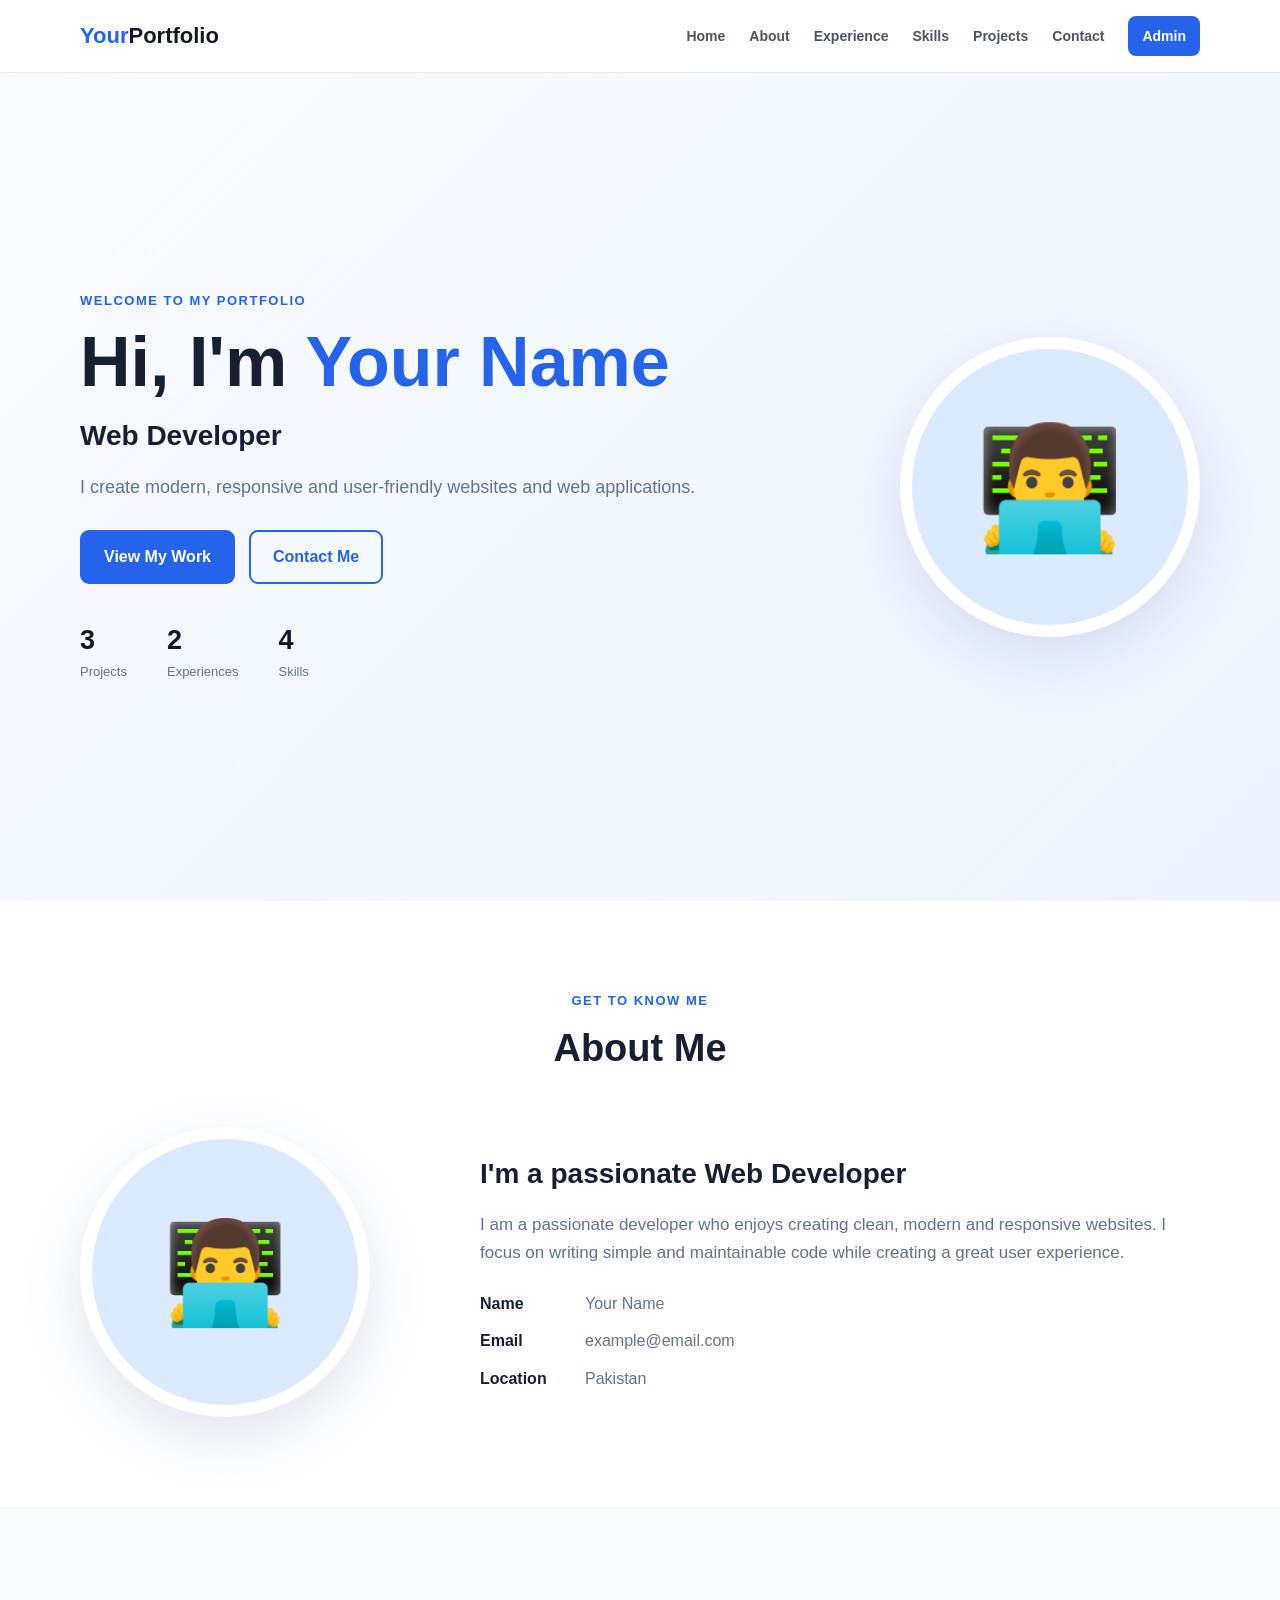
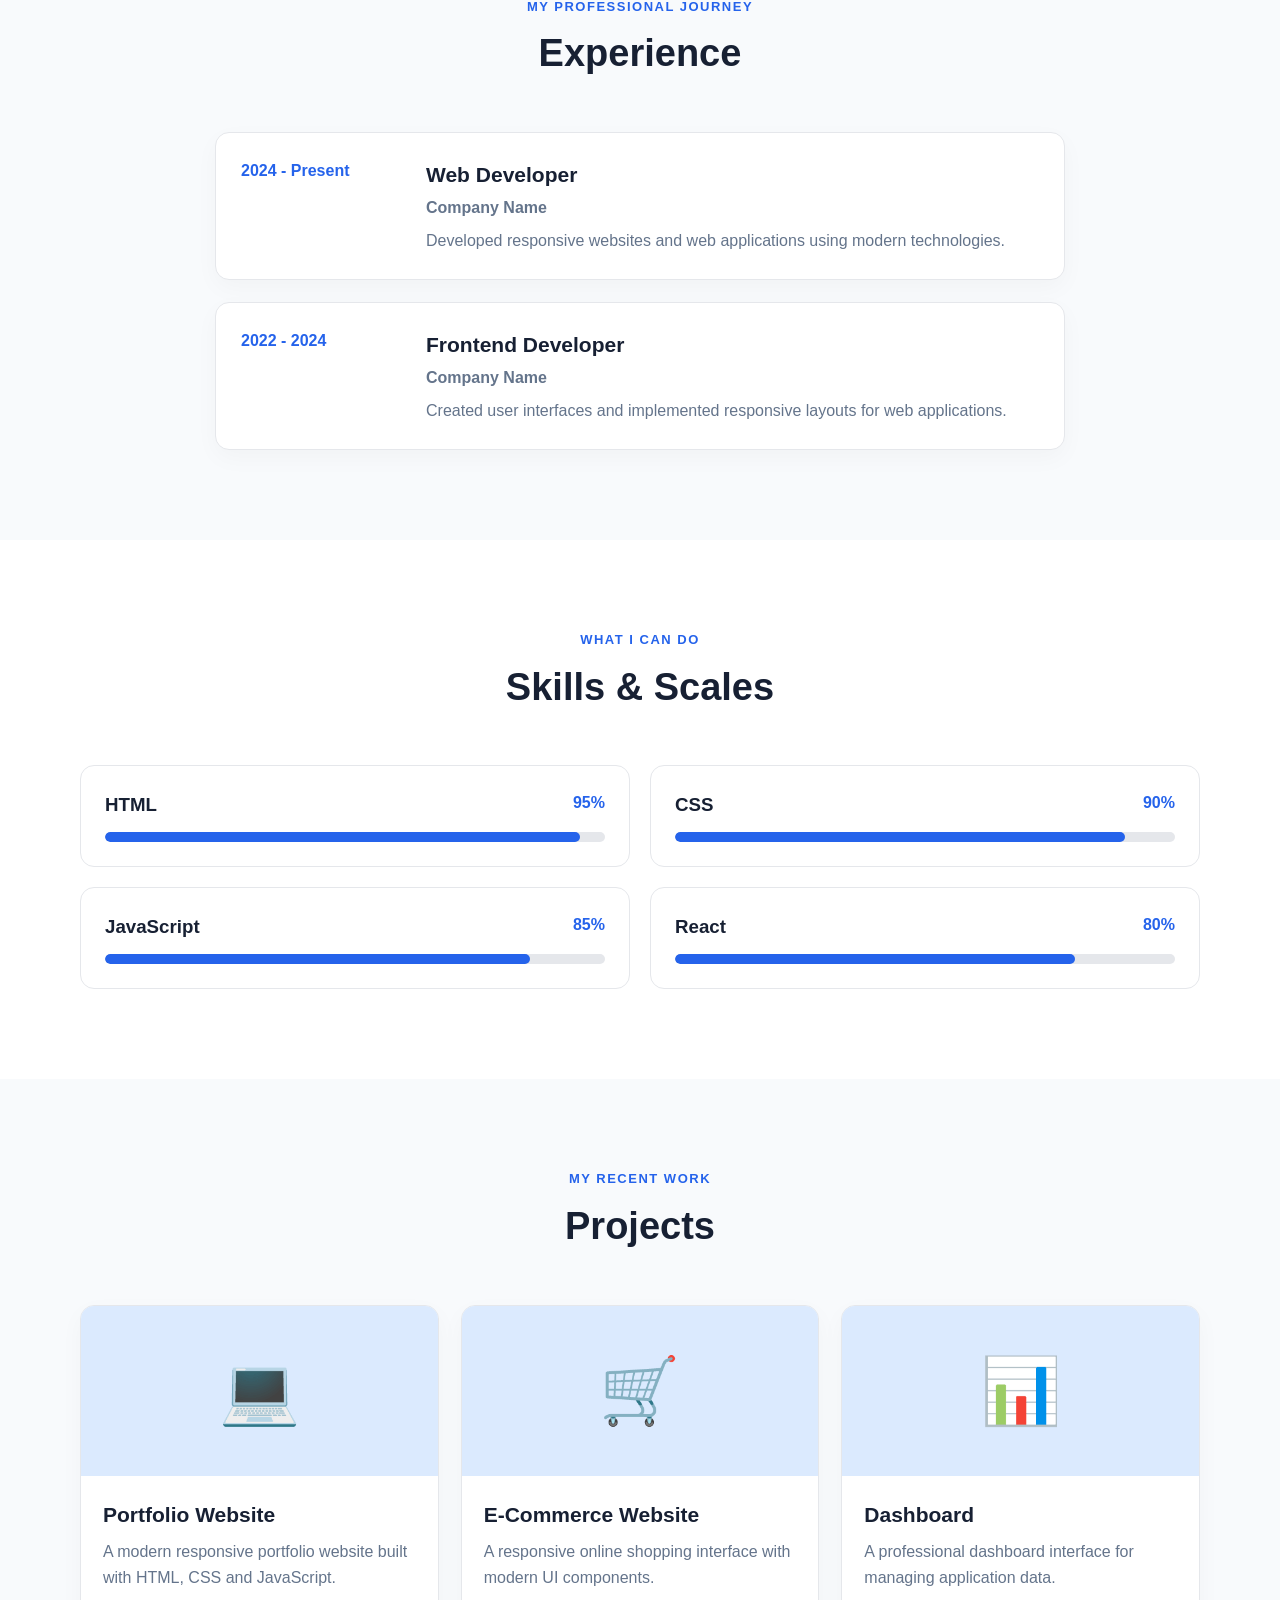
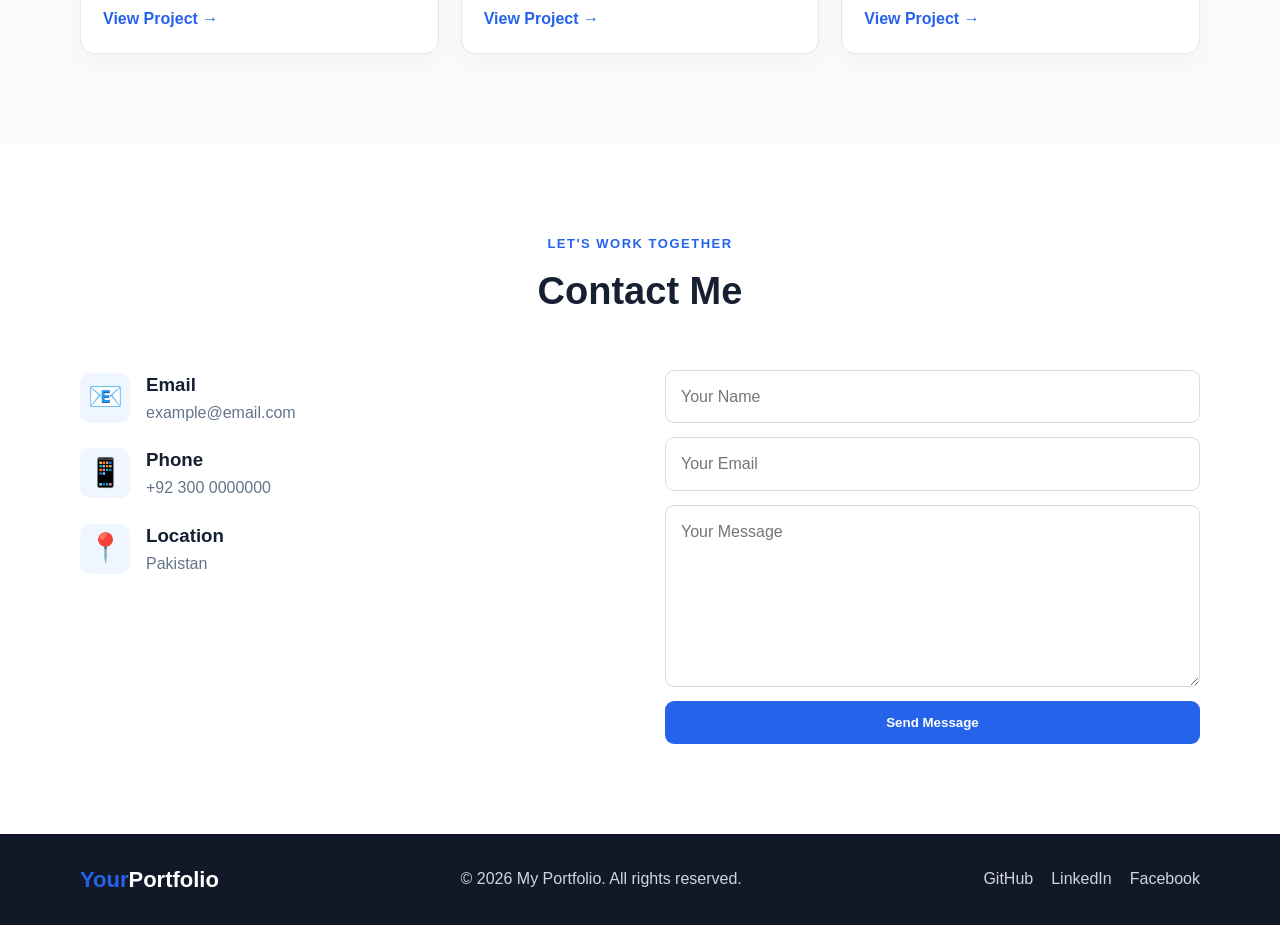
<file: index.html>
<!DOCTYPE html>
<html lang="en">
<head>
  <meta charset="UTF-8">
  <meta name="viewport" content="width=device-width, initial-scale=1.0">
  <title>My Portfolio</title>
  <link rel="stylesheet" href="css/style.css">
</head>
<body>
<header class="header">
  <div class="container nav-container">
    <a href="#home" class="logo"><span id="nav-name">My</span><b>Portfolio</b></a>
    <button id="menu-btn" class="menu-btn" aria-label="Open menu">☰</button>
    <nav id="navbar" class="navbar">
      <a href="#home">Home</a><a href="#about">About</a><a href="#experience">Experience</a>
      <a href="#skills">Skills</a><a href="#projects">Projects</a><a href="#contact">Contact</a>
      <a href="admin.html" class="admin-link">Admin</a>
    </nav>
  </div>
</header>

<main>
<section id="home" class="hero">
  <div class="container hero-container">
    <div class="hero-content">
      <p class="eyebrow">WELCOME TO MY PORTFOLIO</p>
      <h1>Hi, I'm <span id="hero-name">M Umar</span></h1>
      <h2 id="hero-title">Web Developer</h2>
      <p id="hero-description">I create modern, responsive and user-friendly websites and web applications.</p>
      <div class="hero-buttons">
        <a href="#projects" class="btn primary-btn">View My Work</a>
        <a href="#contact" class="btn secondary-btn">Contact Me</a>
      </div>
      <div class="stats">
        <div><strong id="project-count">0</strong><span>Projects</span></div>
        <div><strong id="experience-count">0</strong><span>Experiences</span></div>
        <div><strong id="skill-count">0</strong><span>Skills</span></div>
      </div>
    </div>
    <div class="hero-image"><div class="profile-circle">👨‍💻</div></div>
  </div>
</section>

<section id="about" class="section">
  <div class="container">
    <div class="section-heading"><p>GET TO KNOW ME</p><h2>About Me</h2></div>
    <div class="about-container">
      <div class="about-image"><div class="about-placeholder">👨‍💻</div></div>
      <div class="about-content">
        <h3 id="about-heading">I'm a passionate Web Developer</h3>
        <p id="about-text"></p>
        <div class="about-info">
          <div><strong>Name</strong><span id="about-name"></span></div>
          <div><strong>Email</strong><span id="about-email"></span></div>
          <div><strong>Location</strong><span id="about-location"></span></div>
        </div>
      </div>
    </div>
  </div>
</section>

<section id="experience" class="section section-alt">
  <div class="container">
    <div class="section-heading"><p>MY PROFESSIONAL JOURNEY</p><h2>Experience</h2></div>
    <div id="experience-container" class="timeline"></div>
  </div>
</section>

<section id="skills" class="section">
  <div class="container">
    <div class="section-heading"><p>WHAT I CAN DO</p><h2>Skills & Scales</h2></div>
    <div id="skills-container" class="skills-grid"></div>
  </div>
</section>

<section id="projects" class="section section-alt">
  <div class="container">
    <div class="section-heading"><p>MY RECENT WORK</p><h2>Projects</h2></div>
    <div id="projects-container" class="projects-grid"></div>
  </div>
</section>

<section id="contact" class="section">
  <div class="container">
    <div class="section-heading"><p>LET'S WORK TOGETHER</p><h2>Contact Me</h2></div>
    <div class="contact-container">
      <div class="contact-info">
        <div class="contact-item"><span>📧</span><div><h3>Email</h3><p id="contact-email"></p></div></div>
        <div class="contact-item"><span>📱</span><div><h3>Phone</h3><p id="contact-phone"></p></div></div>
        <div class="contact-item"><span>📍</span><div><h3>Location</h3><p id="contact-location"></p></div></div>
      </div>
      <form id="contact-form" class="contact-form">
        <input id="contact-name-input" type="text" placeholder="Your Name" required>
        <input id="contact-email-input" type="email" placeholder="Your Email" required>
        <textarea id="contact-message" rows="6" placeholder="Your Message" required></textarea>
        <button class="btn primary-btn" type="submit">Send Message</button>
      </form>
    </div>
  </div>
</section>
</main>

<footer class="footer">
  <div class="container footer-container">
    <div class="footer-logo"><span id="footer-name">My</span><b>Portfolio</b></div>
    <p>© <span id="current-year"></span> My Portfolio. All rights reserved.</p>
    <div class="social-links"><a id="github-link" href="#" target="_blank">GitHub</a><a id="linkedin-link" href="#" target="_blank">LinkedIn</a><a id="facebook-link" href="#" target="_blank">Facebook</a></div>
  </div>
</footer>
<script src="js/script.js"></script>
</body>
</html>
</file>
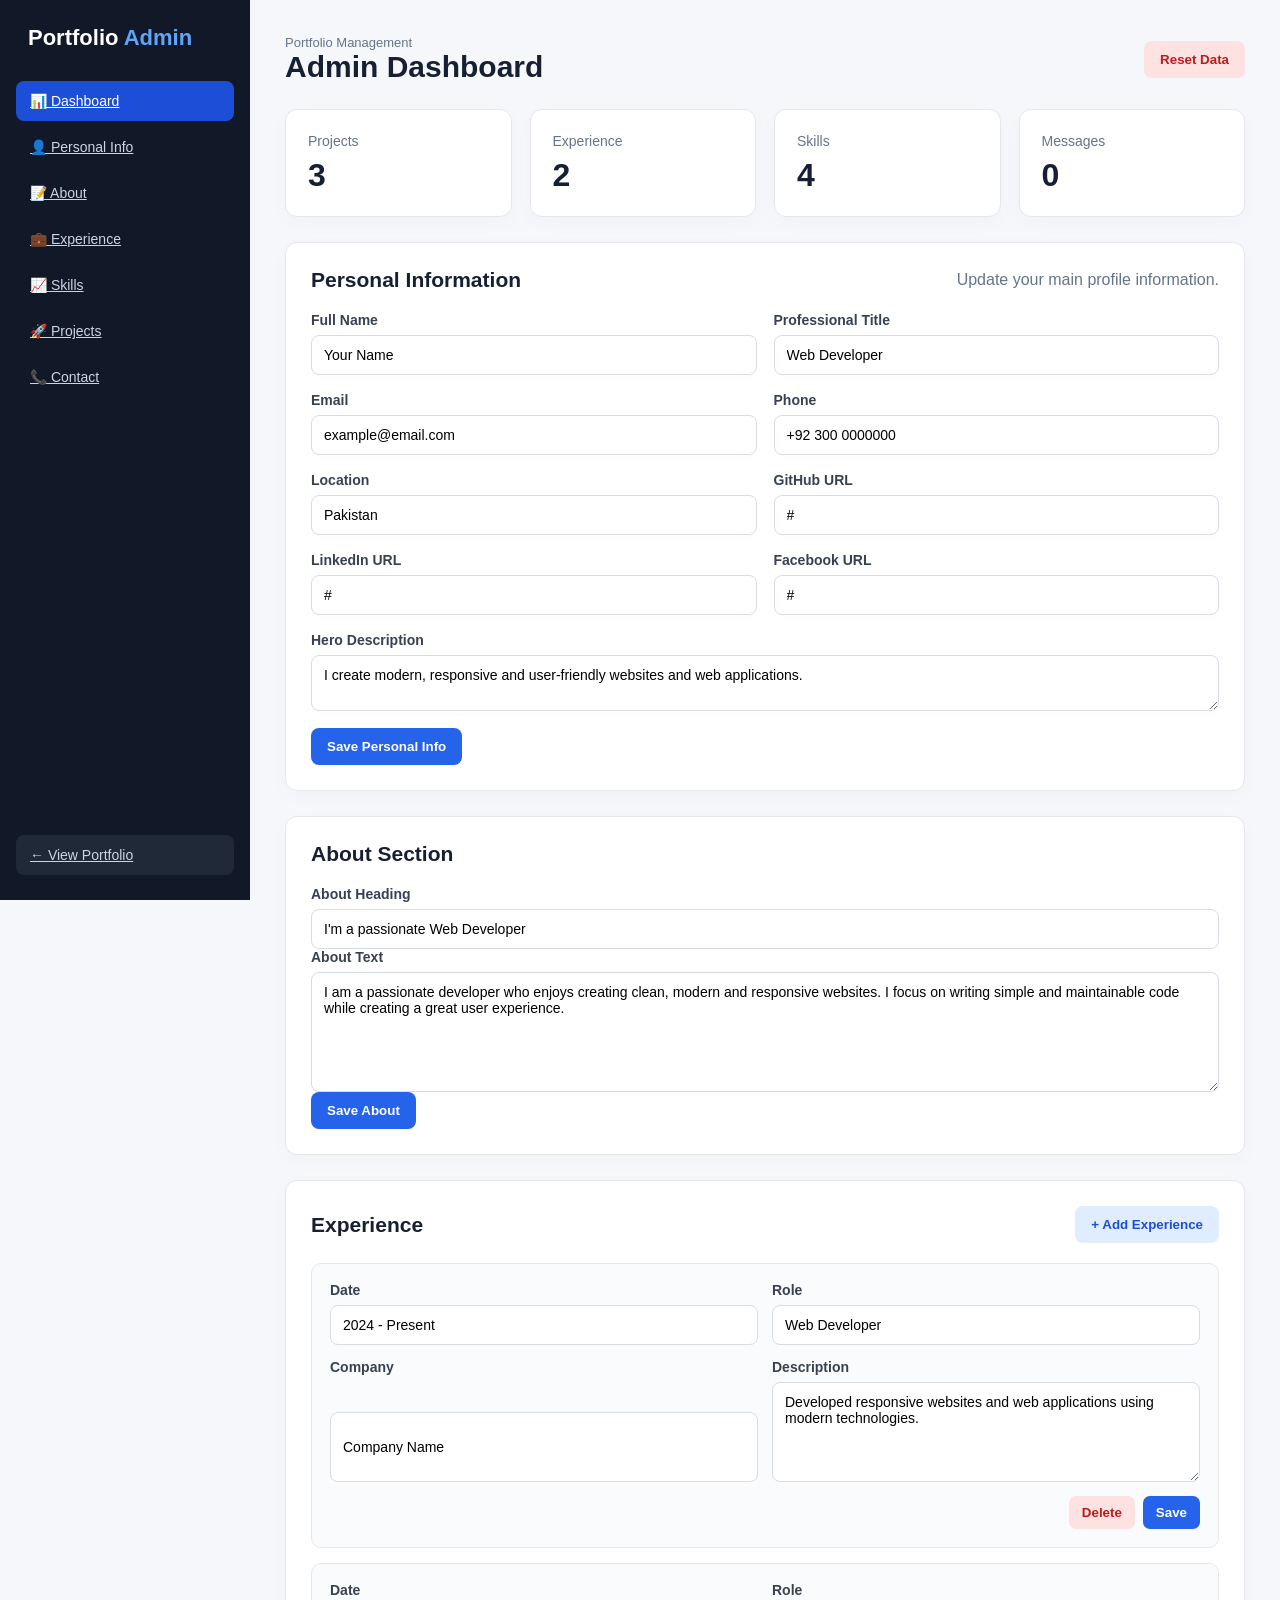
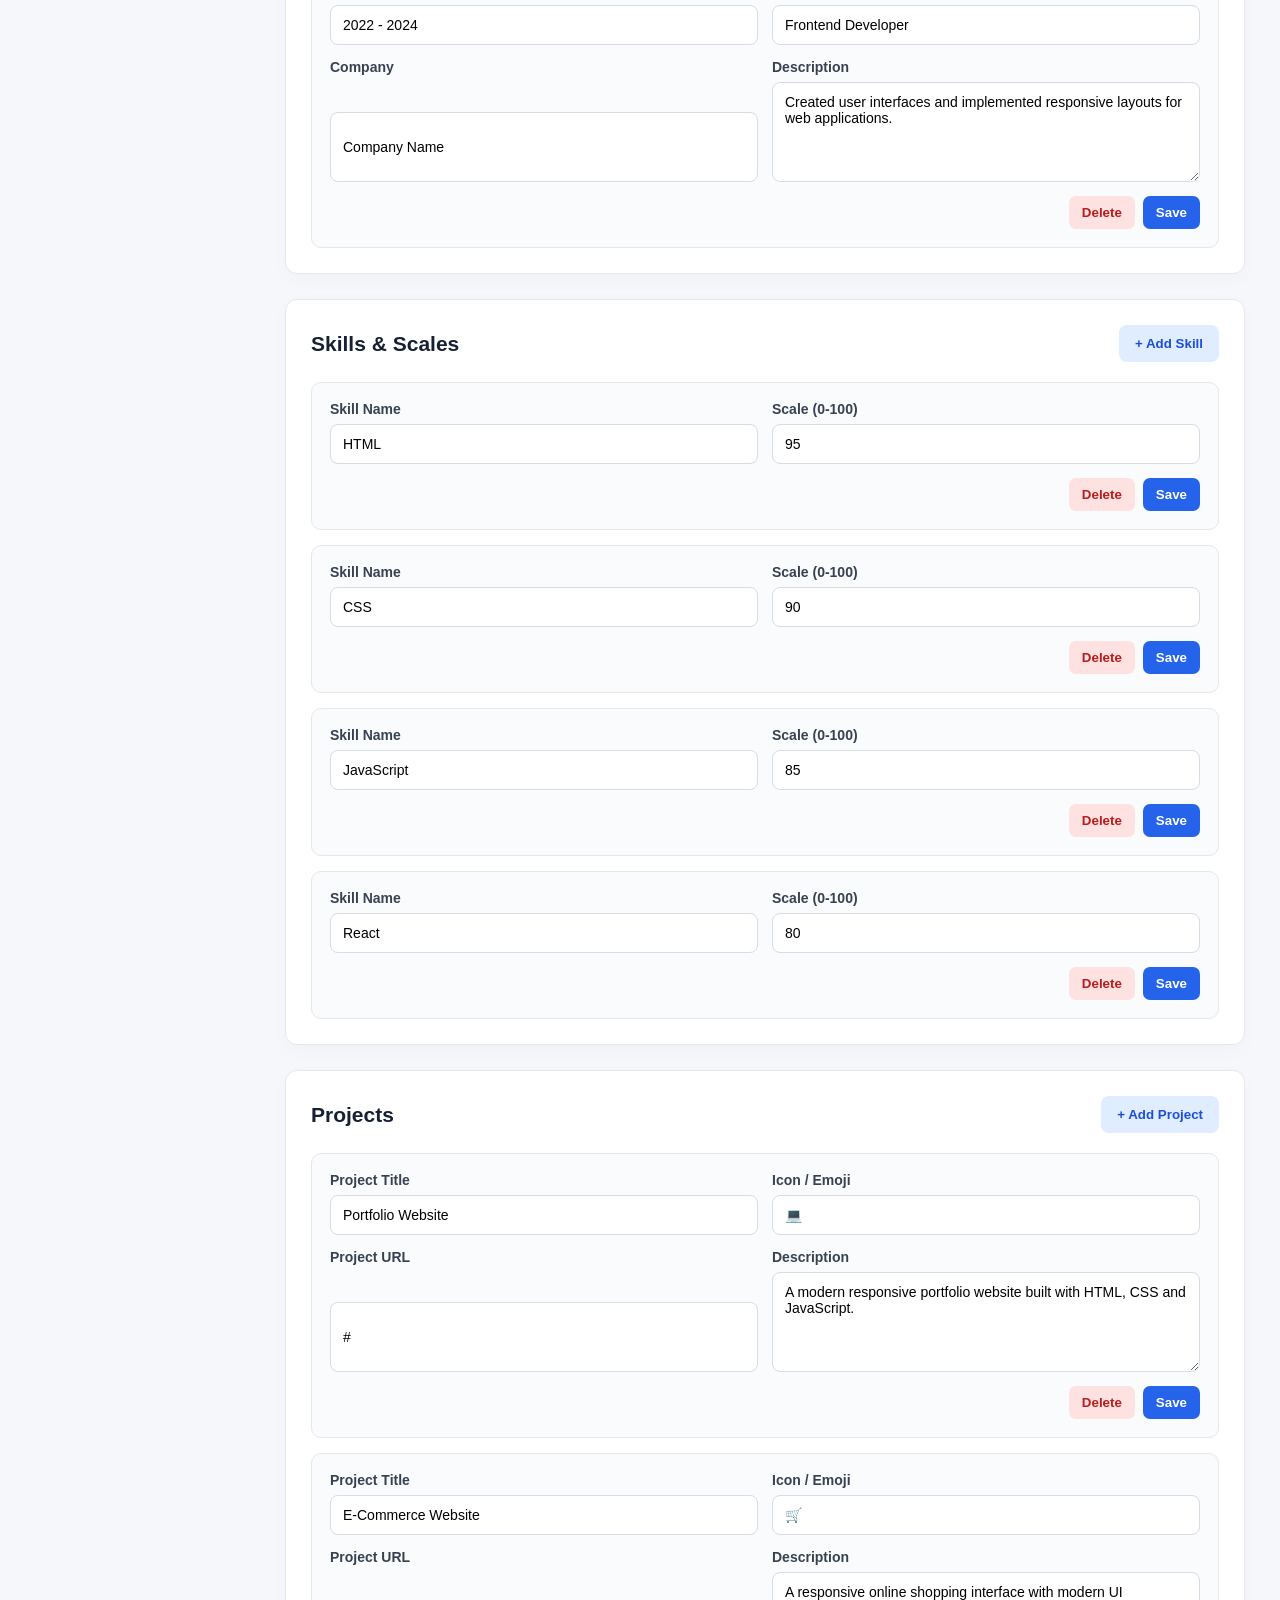
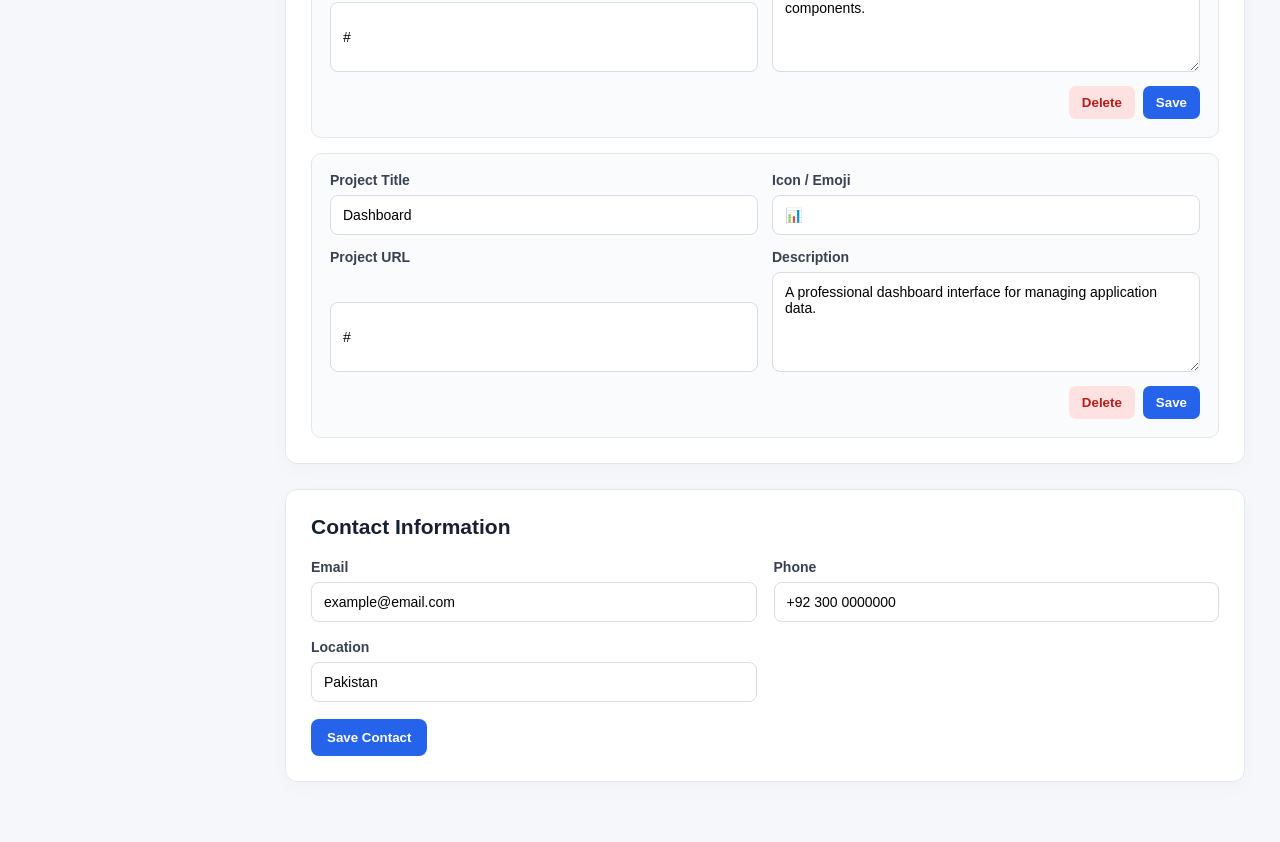
<file: admin.html>
<!DOCTYPE html>
<html lang="en">
<head>
  <meta charset="UTF-8">
  <meta name="viewport" content="width=device-width, initial-scale=1.0">
  <title>Portfolio Admin Dashboard</title>
  <link rel="stylesheet" href="css/admin.css">
</head>
<body>
<div class="admin-layout">
  <aside class="sidebar">
    <div class="brand">Portfolio <span>Admin</span></div>
    <nav>
      <a class="active" href="#dashboard">📊 Dashboard</a>
      <a href="#personal">👤 Personal Info</a>
      <a href="#about-editor">📝 About</a>
      <a href="#experience-editor">💼 Experience</a>
      <a href="#skills-editor">📈 Skills</a>
      <a href="#projects-editor">🚀 Projects</a>
      <a href="#contact-editor">📞 Contact</a>
    </nav>
    <a class="view-site" href="index.html">← View Portfolio</a>
  </aside>

  <main class="admin-main">
    <div class="topbar"><div><p>Portfolio Management</p><h1>Admin Dashboard</h1></div><button id="reset-data" class="danger-btn">Reset Data</button></div>

    <section id="dashboard" class="dashboard-section">
      <div class="cards">
        <div class="card"><span>Projects</span><strong id="dash-projects">0</strong></div>
        <div class="card"><span>Experience</span><strong id="dash-experience">0</strong></div>
        <div class="card"><span>Skills</span><strong id="dash-skills">0</strong></div>
        <div class="card"><span>Messages</span><strong id="dash-messages">0</strong></div>
      </div>
    </section>

    <section id="personal" class="panel">
      <div class="panel-title"><h2>Personal Information</h2><p>Update your main profile information.</p></div>
      <form id="personal-form" class="form-grid">
        <label>Full Name<input id="name" required></label>
        <label>Professional Title<input id="title" required></label>
        <label>Email<input id="email" type="email" required></label>
        <label>Phone<input id="phone"></label>
        <label>Location<input id="location"></label>
        <label>GitHub URL<input id="github"></label>
        <label>LinkedIn URL<input id="linkedin"></label>
        <label>Facebook URL<input id="facebook"></label>
        <label class="full">Hero Description<textarea id="description" required></textarea></label>
        <div class="full"><button class="save-btn" type="submit">Save Personal Info</button></div>
      </form>
    </section>

    <section id="about-editor" class="panel">
      <div class="panel-title"><h2>About Section</h2></div>
      <form id="about-form">
        <label>About Heading<input id="about-heading-input" required></label>
        <label>About Text<textarea id="about-text-input" rows="6" required></textarea></label>
        <button class="save-btn" type="submit">Save About</button>
      </form>
    </section>

    <section id="experience-editor" class="panel">
      <div class="panel-title"><h2>Experience</h2><button id="add-experience" class="add-btn">+ Add Experience</button></div>
      <div id="experience-list" class="editor-list"></div>
    </section>

    <section id="skills-editor" class="panel">
      <div class="panel-title"><h2>Skills & Scales</h2><button id="add-skill" class="add-btn">+ Add Skill</button></div>
      <div id="skills-list" class="editor-list"></div>
    </section>

    <section id="projects-editor" class="panel">
      <div class="panel-title"><h2>Projects</h2><button id="add-project" class="add-btn">+ Add Project</button></div>
      <div id="projects-list" class="editor-list"></div>
    </section>

    <section id="contact-editor" class="panel">
      <div class="panel-title"><h2>Contact Information</h2></div>
      <form id="contact-form-admin" class="form-grid">
        <label>Email<input id="contact-email-admin" type="email" required></label>
        <label>Phone<input id="contact-phone-admin"></label>
        <label>Location<input id="contact-location-admin"></label>
        <div class="full"><button class="save-btn" type="submit">Save Contact</button></div>
      </form>
    </section>
  </main>
</div>
<div id="toast" class="toast">Saved successfully!</div>
<script src="js/admin.js"></script>
</body>
</html>
</file>
<file: css/style.css>
*{box-sizing:border-box;margin:0;padding:0}html{scroll-behavior:smooth}body{font-family:Arial,Helvetica,sans-serif;line-height:1.6;color:#172033;background:#fff}a{text-decoration:none;color:inherit}.container{width:min(1120px,92%);margin:auto}.header{position:sticky;top:0;z-index:100;background:#fff;border-bottom:1px solid #e8eaf0}.nav-container{height:72px;display:flex;align-items:center;justify-content:space-between}.logo,.footer-logo{font-size:22px;font-weight:800;color:#111827}.logo span,.footer-logo span{color:#2563eb}.logo b,.footer-logo b{color:#111827}.navbar{display:flex;gap:24px;align-items:center}.navbar a{font-size:14px;font-weight:600;color:#4b5563}.navbar a:hover{color:#2563eb}.admin-link{padding:9px 14px;border-radius:8px;background:#2563eb!important;color:#fff!important}.menu-btn{display:none;border:0;background:none;font-size:27px}.hero{min-height:calc(100vh - 72px);display:flex;align-items:center;background:linear-gradient(135deg,#f8fbff,#eef4ff)}.hero-container{display:flex;align-items:center;justify-content:space-between;gap:60px;padding:70px 0}.hero-content{max-width:680px}.eyebrow,.section-heading p{color:#2563eb;font-weight:800;font-size:13px;letter-spacing:1.5px}.hero h1{font-size:clamp(42px,7vw,70px);line-height:1.05;margin:14px 0}.hero h1 span{color:#2563eb}.hero h2{font-size:28px;margin-bottom:15px}.hero p:not(.eyebrow){font-size:18px;color:#64748b;max-width:650px}.hero-buttons{display:flex;gap:14px;margin:28px 0}.btn{display:inline-block;padding:12px 22px;border-radius:9px;font-weight:700;border:2px solid transparent}.primary-btn{background:#2563eb;color:#fff}.secondary-btn{border-color:#2563eb;color:#2563eb}.stats{display:flex;gap:40px;margin-top:35px}.stats div{display:flex;flex-direction:column}.stats strong{font-size:27px;color:#111827}.stats span{font-size:13px;color:#64748b}.hero-image{display:grid;place-items:center}.profile-circle,.about-placeholder{width:300px;height:300px;border-radius:50%;display:grid;place-items:center;background:#dbeafe;font-size:120px;border:12px solid #fff;box-shadow:0 20px 60px #1e3a8a22}.section{padding:90px 0}.section-alt{background:#f8fafc}.section-heading{text-align:center;margin-bottom:48px}.section-heading h2{font-size:38px;margin-top:6px}.about-container{display:grid;grid-template-columns:330px 1fr;gap:70px;align-items:center}.about-placeholder{width:290px;height:290px;font-size:100px}.about-content h3{font-size:28px;margin-bottom:15px}.about-content>p{color:#64748b;font-size:17px}.about-info{margin-top:25px;display:grid;gap:12px}.about-info div{display:flex;gap:15px}.about-info strong{width:90px}.about-info span{color:#64748b}.timeline{max-width:850px;margin:auto;display:grid;gap:22px}.experience-card{background:#fff;border:1px solid #e5e7eb;border-radius:14px;padding:25px;display:grid;grid-template-columns:160px 1fr;gap:25px;box-shadow:0 8px 25px #00000008}.experience-date{color:#2563eb;font-weight:800}.experience-content h3{font-size:21px}.experience-content h4{color:#64748b;margin:3px 0 8px}.experience-content p{color:#64748b}.skills-grid{display:grid;grid-template-columns:repeat(2,1fr);gap:20px}.skill-card{padding:24px;border:1px solid #e5e7eb;border-radius:14px}.skill-header{display:flex;justify-content:space-between;margin-bottom:12px}.skill-header span{color:#2563eb;font-weight:800}.skill-bar{height:10px;background:#e5e7eb;border-radius:20px;overflow:hidden}.skill-progress{height:100%;background:#2563eb;border-radius:20px}.projects-grid{display:grid;grid-template-columns:repeat(3,1fr);gap:22px}.project-card{background:#fff;border:1px solid #e5e7eb;border-radius:14px;overflow:hidden;box-shadow:0 8px 25px #00000008}.project-image{height:170px;display:grid;place-items:center;background:#dbeafe;font-size:65px}.project-content{padding:22px}.project-content h3{font-size:21px}.project-content p{color:#64748b;margin:8px 0 15px}.project-link{color:#2563eb;font-weight:800}.contact-container{display:grid;grid-template-columns:1fr 1fr;gap:50px;align-items:start}.contact-info{display:grid;gap:20px}.contact-item{display:flex;gap:16px;align-items:center}.contact-item>span{font-size:28px;width:50px;height:50px;display:grid;place-items:center;background:#eff6ff;border-radius:10px}.contact-item p{color:#64748b}.contact-form{display:grid;gap:14px}.contact-form input,.contact-form textarea{width:100%;border:1px solid #d7dce5;border-radius:9px;padding:13px 15px;font:inherit;outline:none}.contact-form input:focus,.contact-form textarea:focus{border-color:#2563eb}.footer{background:#111827;color:#d1d5db;padding:28px 0}.footer-container{display:flex;justify-content:space-between;align-items:center;gap:20px}.footer-logo{color:#fff}.footer-logo b{color:#fff}.social-links{display:flex;gap:18px}.social-links a:hover{color:#60a5fa}@media(max-width:800px){.menu-btn{display:block}.navbar{display:none;position:absolute;top:72px;left:0;width:100%;background:#fff;padding:20px;flex-direction:column;border-bottom:1px solid #ddd}.navbar.open{display:flex}.hero-container,.about-container,.contact-container{grid-template-columns:1fr;display:grid;text-align:center}.hero-image{order:-1}.profile-circle{width:220px;height:220px;font-size:80px}.hero-buttons,.stats{justify-content:center}.about-container{gap:35px}.about-info{max-width:420px;margin:25px auto;text-align:left}.skills-grid,.projects-grid{grid-template-columns:1fr}.experience-card{grid-template-columns:1fr}.footer-container{flex-direction:column;text-align:center}}
</file>
<file: css/admin.css>
*{box-sizing:border-box;margin:0;padding:0}body{font-family:Arial,Helvetica,sans-serif;background:#f5f7fb;color:#172033}.admin-layout{display:flex;min-height:100vh}.sidebar{width:250px;background:#111827;color:#d1d5db;position:fixed;inset:0 auto 0 0;padding:25px 16px;display:flex;flex-direction:column}.brand{font-size:22px;font-weight:800;color:#fff;padding:0 12px 30px}.brand span{color:#60a5fa}.sidebar nav{display:grid;gap:6px}.sidebar nav a,.view-site{padding:12px 14px;border-radius:8px;color:#cbd5e1;font-size:14px}.sidebar nav a:hover,.sidebar nav a.active{background:#1d4ed8;color:#fff}.view-site{margin-top:auto;background:#1f2937}.admin-main{margin-left:250px;width:calc(100% - 250px);padding:35px}.topbar{display:flex;justify-content:space-between;align-items:center;margin-bottom:25px}.topbar p{color:#64748b;font-size:13px}.topbar h1{font-size:30px}.cards{display:grid;grid-template-columns:repeat(4,1fr);gap:18px;margin-bottom:25px}.card,.panel{background:#fff;border:1px solid #e5e7eb;border-radius:12px;box-shadow:0 6px 20px #00000006}.card{padding:22px}.card span{color:#64748b;font-size:14px}.card strong{display:block;font-size:32px;margin-top:7px}.panel{padding:25px;margin-bottom:25px}.panel-title{display:flex;justify-content:space-between;align-items:center;margin-bottom:20px}.panel-title h2{font-size:21px}.panel-title p{color:#64748b}.form-grid{display:grid;grid-template-columns:repeat(2,1fr);gap:17px}label{display:grid;gap:7px;font-size:14px;font-weight:700;color:#374151}.full{grid-column:1/-1}input,textarea{width:100%;border:1px solid #d7dce5;border-radius:8px;padding:11px 12px;font:inherit;font-weight:400;outline:none;background:#fff}input:focus,textarea:focus{border-color:#2563eb}.save-btn,.add-btn,.danger-btn{border:0;border-radius:8px;padding:11px 16px;font-weight:800;cursor:pointer}.save-btn{background:#2563eb;color:#fff}.add-btn{background:#e0ecff;color:#1d4ed8}.danger-btn{background:#fee2e2;color:#b91c1c}.editor-list{display:grid;gap:15px}.editor-item{border:1px solid #e5e7eb;border-radius:10px;padding:18px;background:#fafbfc}.editor-item-grid{display:grid;grid-template-columns:repeat(2,1fr);gap:14px}.editor-item textarea{min-height:100px}.editor-actions{display:flex;justify-content:flex-end;gap:8px;margin-top:14px}.small-save,.delete-btn{border:0;border-radius:7px;padding:9px 13px;font-weight:700;cursor:pointer}.small-save{background:#2563eb;color:#fff}.delete-btn{background:#fee2e2;color:#b91c1c}.toast{position:fixed;right:25px;bottom:25px;background:#111827;color:#fff;padding:13px 18px;border-radius:8px;opacity:0;transform:translateY(15px);pointer-events:none;transition:.25s}.toast.show{opacity:1;transform:translateY(0)}@media(max-width:900px){.sidebar{width:210px}.admin-main{margin-left:210px;width:calc(100% - 210px);padding:20px}.cards{grid-template-columns:repeat(2,1fr)}}@media(max-width:650px){.sidebar{position:static;width:100%;height:auto}.sidebar nav{display:flex;overflow:auto}.sidebar nav a{white-space:nowrap}.view-site{margin-top:15px}.admin-layout{display:block}.admin-main{margin:0;width:100%;padding:15px}.form-grid,.editor-item-grid{grid-template-columns:1fr}.cards{grid-template-columns:1fr 1fr}.topbar{gap:10px}.topbar h1{font-size:23px}.panel-title{align-items:flex-start;gap:10px}}
</file>
